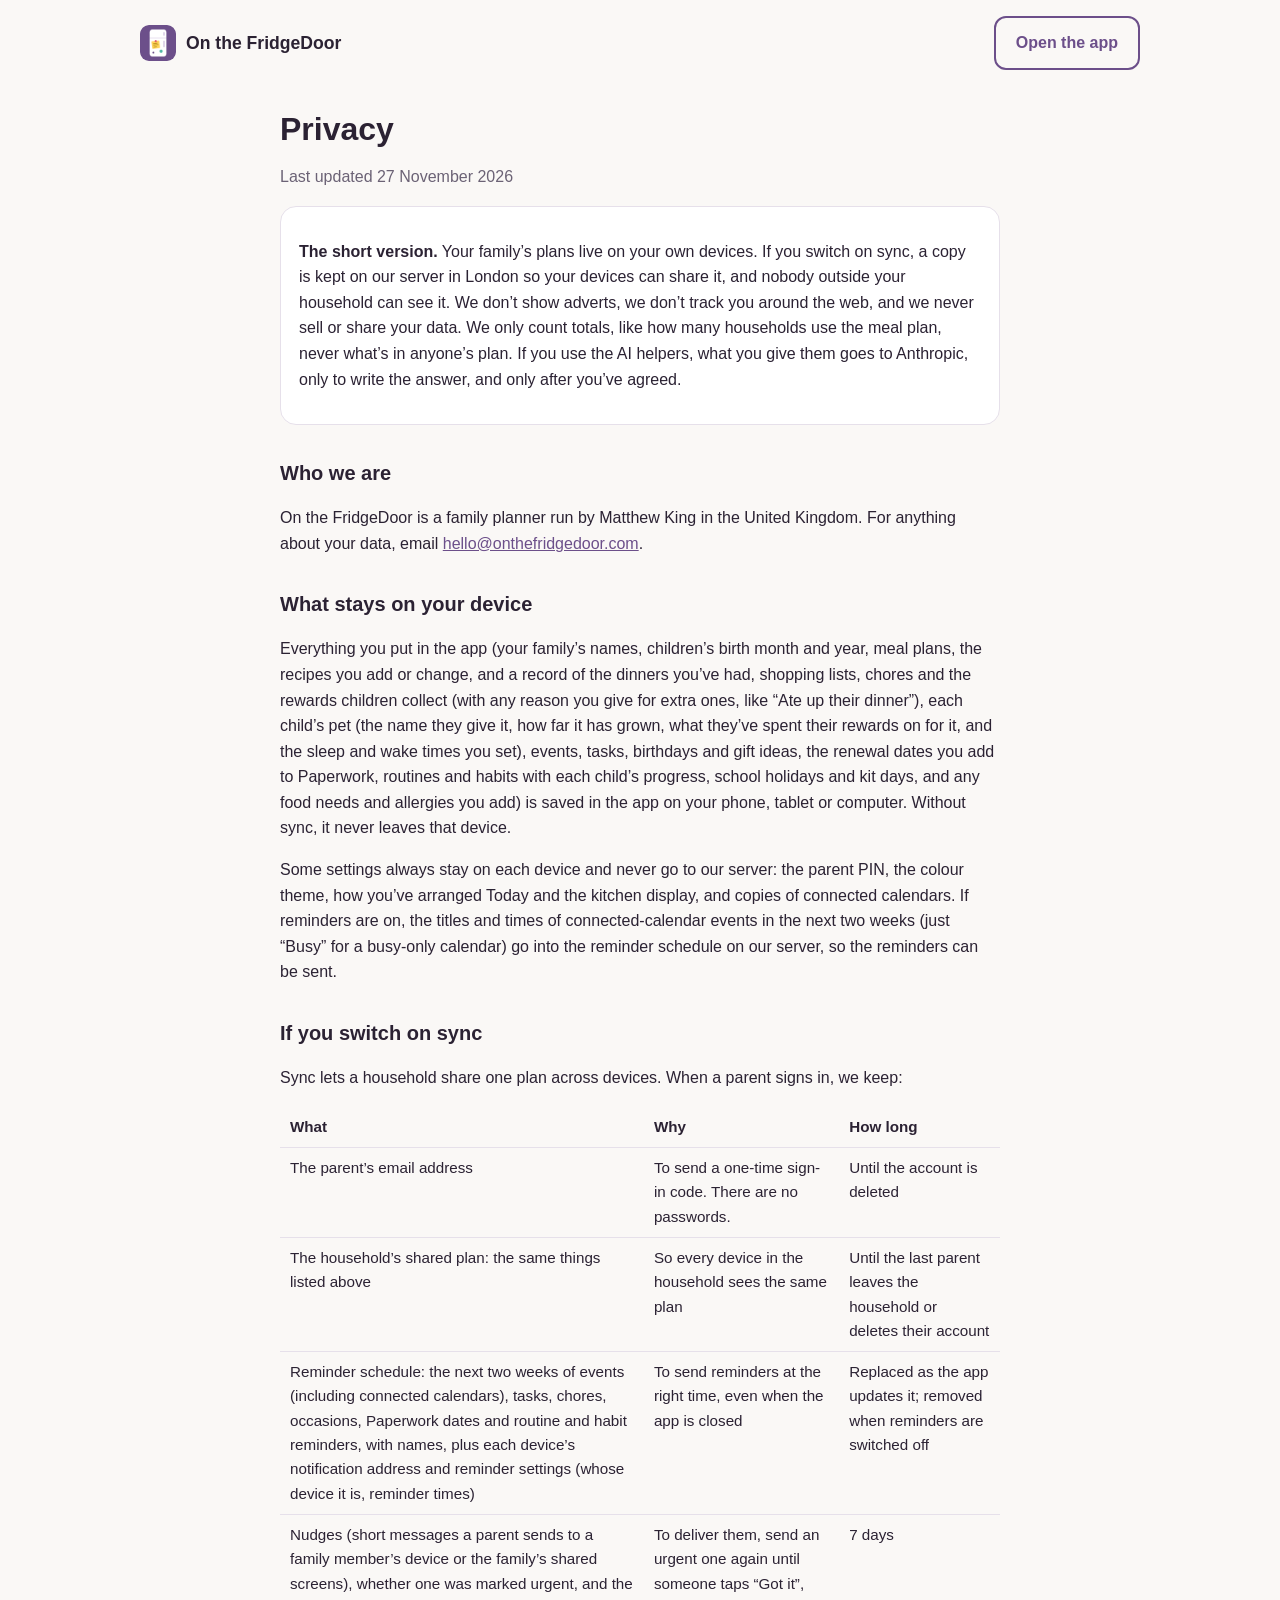
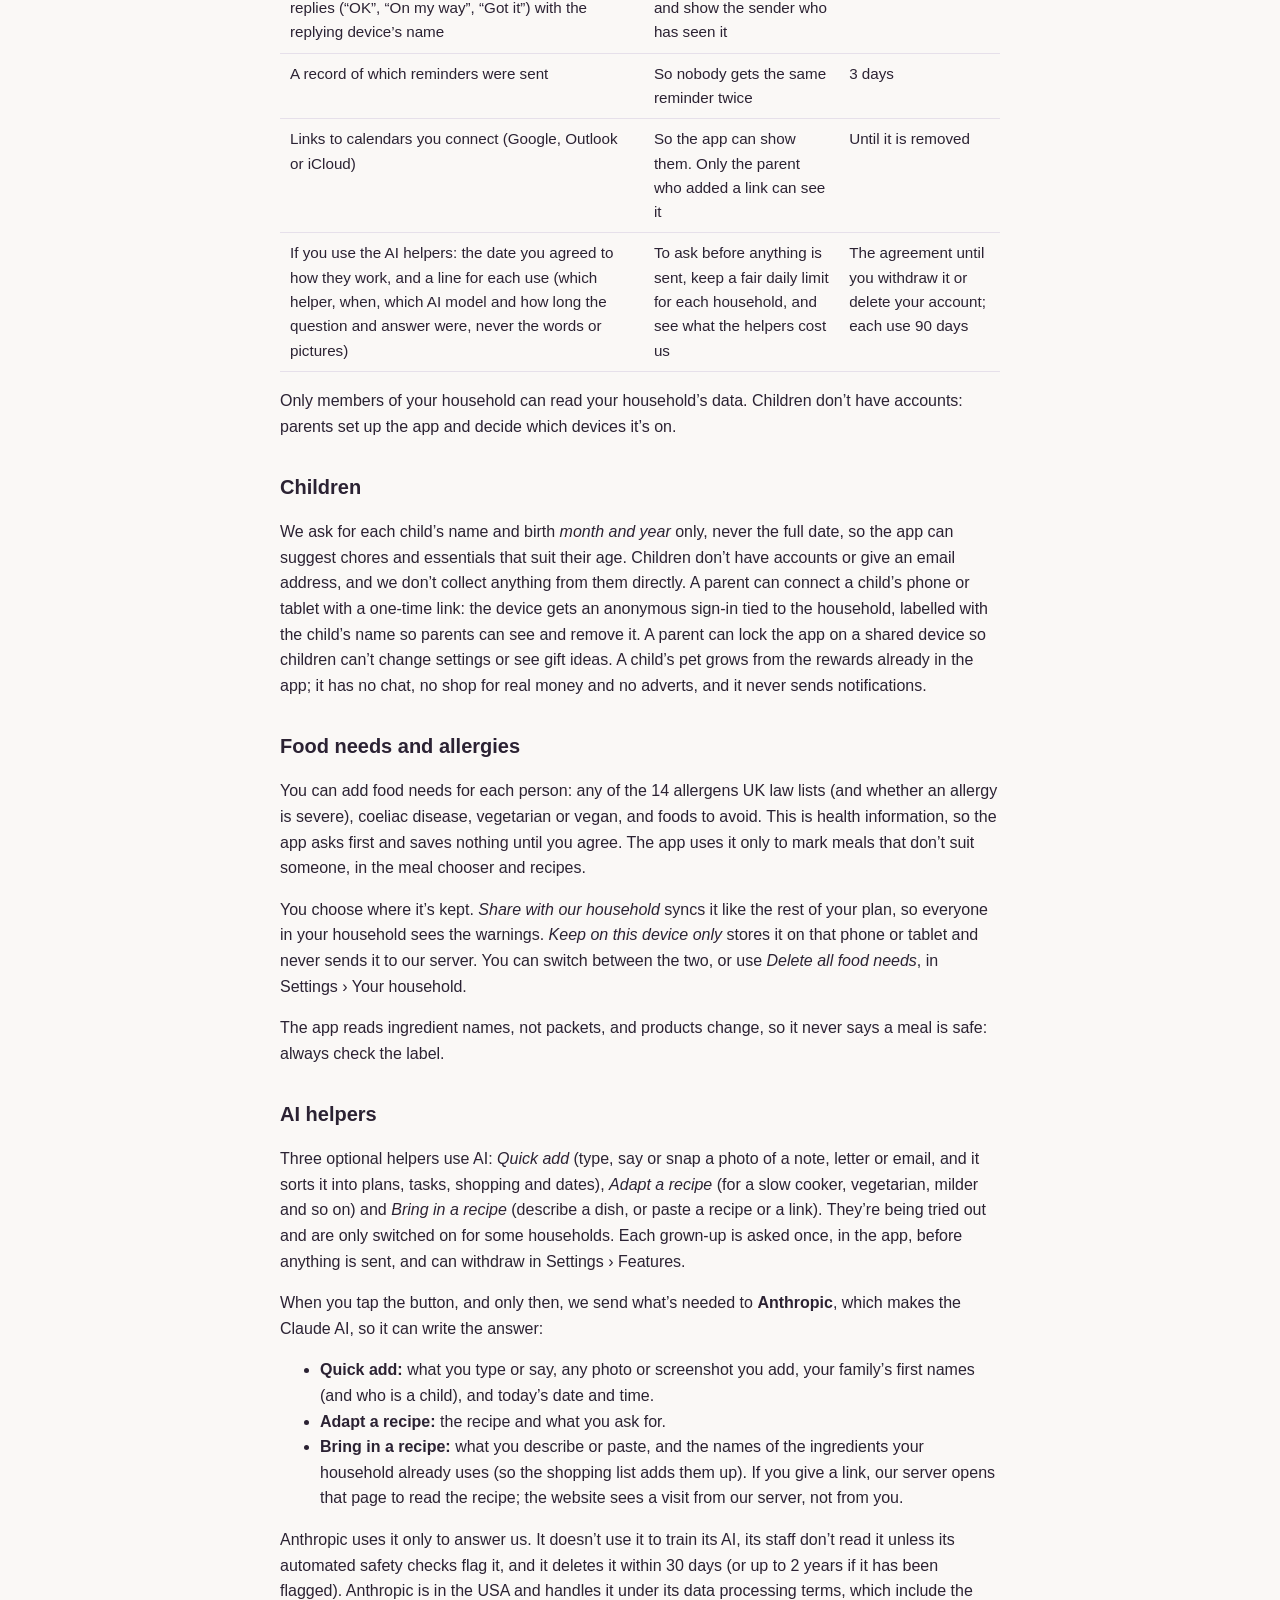
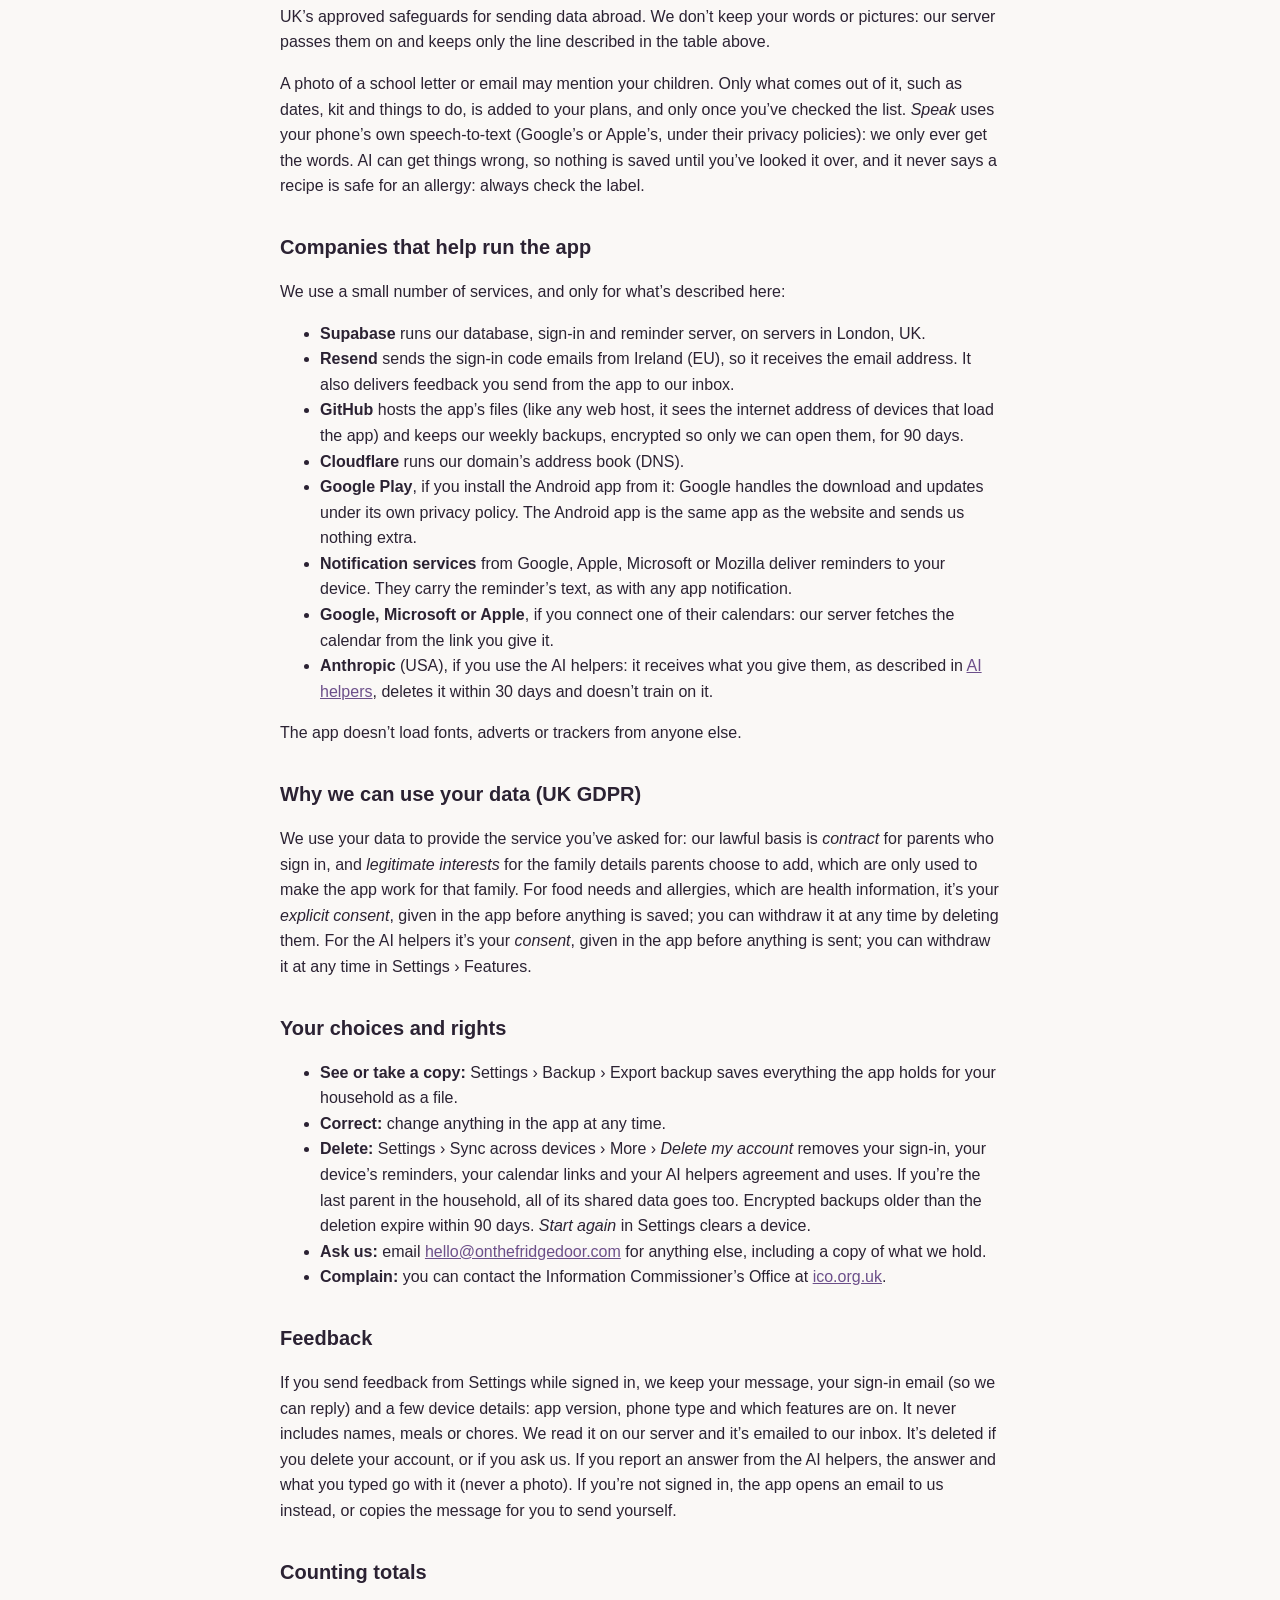
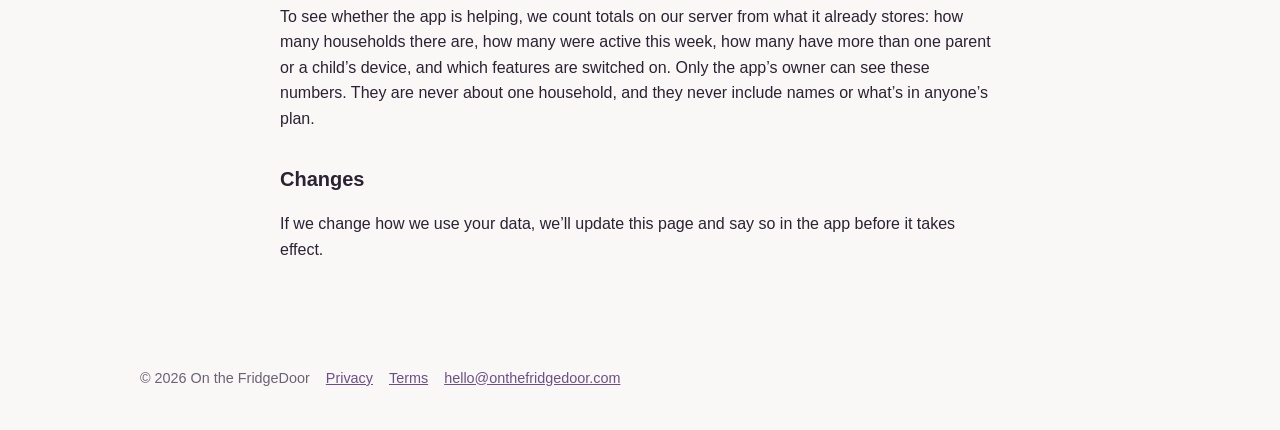
<file: privacy.html>
<!doctype html>
<html lang="en-GB">
<head>
<meta charset="utf-8">
<meta name="viewport" content="width=device-width, initial-scale=1">
<title>Privacy · On the FridgeDoor</title>
<link rel="stylesheet" href="site.css?v=91fa1b6a5f">
<link rel="icon" href="icon-192.png?v=d05837e90c">
</head>
<body>
<header class="top"><a class="brand" href="https://onthefridgedoor.com/"><img src="icon-192.png?v=d05837e90c" alt="">On the FridgeDoor</a><a class="btn ghost" href="https://app.onthefridgedoor.com/">Open the app</a></header>
<main class="wrap">
<h1>Privacy</h1>
<p class="muted">Last updated 27 November 2026</p>

<div class="card">
<p><strong>The short version.</strong> Your family’s plans live on your own devices. If you switch on sync, a copy is kept on our server in London so your devices can share it, and nobody outside your household can see it. We don’t show adverts, we don’t track you around the web, and we never sell or share your data. We only count totals, like how many households use the meal plan, never what’s in anyone’s plan. If you use the AI helpers, what you give them goes to Anthropic, only to write the answer, and only after you’ve agreed.</p>
</div>

<h2>Who we are</h2>
<p>On the FridgeDoor is a family planner run by Matthew King in the United Kingdom. For anything about your data, email <a href="mailto:hello@onthefridgedoor.com">hello@onthefridgedoor.com</a>.</p>

<h2>What stays on your device</h2>
<p>Everything you put in the app (your family’s names, children’s birth month and year, meal plans, the recipes you add or change, and a record of the dinners you’ve had, shopping lists, chores and the rewards children collect (with any reason you give for extra ones, like “Ate up their dinner”), each child’s pet (the name they give it, how far it has grown, what they’ve spent their rewards on for it, and the sleep and wake times you set), events, tasks, birthdays and gift ideas, the renewal dates you add to Paperwork, routines and habits with each child’s progress, school holidays and kit days, and any food needs and allergies you add) is saved in the app on your phone, tablet or computer. Without sync, it never leaves that device.</p>
<p>Some settings always stay on each device and never go to our server: the parent PIN, the colour theme, how you’ve arranged Today and the kitchen display, and copies of connected calendars. If reminders are on, the titles and times of connected-calendar events in the next two weeks (just “Busy” for a busy-only calendar) go into the reminder schedule on our server, so the reminders can be sent.</p>

<h2>If you switch on sync</h2>
<p>Sync lets a household share one plan across devices. When a parent signs in, we keep:</p>
<div class="tbl"><table>
<tr><th>What</th><th>Why</th><th>How long</th></tr>
<tr><td>The parent’s email address</td><td>To send a one-time sign-in code. There are no passwords.</td><td>Until the account is deleted</td></tr>
<tr><td>The household’s shared plan: the same things listed above</td><td>So every device in the household sees the same plan</td><td>Until the last parent leaves the household or deletes their account</td></tr>
<tr><td>Reminder schedule: the next two weeks of events (including connected calendars), tasks, chores, occasions, Paperwork dates and routine and habit reminders, with names, plus each device’s notification address and reminder settings (whose device it is, reminder times)</td><td>To send reminders at the right time, even when the app is closed</td><td>Replaced as the app updates it; removed when reminders are switched off</td></tr>
<tr><td>Nudges (short messages a parent sends to a family member’s device or the family’s shared screens), whether one was marked urgent, and the replies (“OK”, “On my way”, “Got it”) with the replying device’s name</td><td>To deliver them, send an urgent one again until someone taps “Got it”, and show the sender who has seen it</td><td>7 days</td></tr>
<tr><td>A record of which reminders were sent</td><td>So nobody gets the same reminder twice</td><td>3 days</td></tr>
<tr><td>Links to calendars you connect (Google, Outlook or iCloud)</td><td>So the app can show them. Only the parent who added a link can see it</td><td>Until it is removed</td></tr>
<tr><td>If you use the AI helpers: the date you agreed to how they work, and a line for each use (which helper, when, which AI model and how long the question and answer were, never the words or pictures)</td><td>To ask before anything is sent, keep a fair daily limit for each household, and see what the helpers cost us</td><td>The agreement until you withdraw it or delete your account; each use 90 days</td></tr>
</table></div>
<p>Only members of your household can read your household’s data. Children don’t have accounts: parents set up the app and decide which devices it’s on.</p>

<h2>Children</h2>
<p>We ask for each child’s name and birth <em>month and year</em> only, never the full date, so the app can suggest chores and essentials that suit their age. Children don’t have accounts or give an email address, and we don’t collect anything from them directly. A parent can connect a child’s phone or tablet with a one-time link: the device gets an anonymous sign-in tied to the household, labelled with the child’s name so parents can see and remove it. A parent can lock the app on a shared device so children can’t change settings or see gift ideas. A child’s pet grows from the rewards already in the app; it has no chat, no shop for real money and no adverts, and it never sends notifications.</p>

<h2>Food needs and allergies</h2>
<p>You can add food needs for each person: any of the 14 allergens UK law lists (and whether an allergy is severe), coeliac disease, vegetarian or vegan, and foods to avoid. This is health information, so the app asks first and saves nothing until you agree. The app uses it only to mark meals that don’t suit someone, in the meal chooser and recipes.</p>
<p>You choose where it’s kept. <em>Share with our household</em> syncs it like the rest of your plan, so everyone in your household sees the warnings. <em>Keep on this device only</em> stores it on that phone or tablet and never sends it to our server. You can switch between the two, or use <em>Delete all food needs</em>, in Settings › Your household.</p>
<p>The app reads ingredient names, not packets, and products change, so it never says a meal is safe: always check the label.</p>

<h2 id="ai">AI helpers</h2>
<p>Three optional helpers use AI: <em>Quick add</em> (type, say or snap a photo of a note, letter or email, and it sorts it into plans, tasks, shopping and dates), <em>Adapt a recipe</em> (for a slow cooker, vegetarian, milder and so on) and <em>Bring in a recipe</em> (describe a dish, or paste a recipe or a link). They’re being tried out and are only switched on for some households. Each grown-up is asked once, in the app, before anything is sent, and can withdraw in Settings › Features.</p>
<p>When you tap the button, and only then, we send what’s needed to <strong>Anthropic</strong>, which makes the Claude AI, so it can write the answer:</p>
<ul>
<li><strong>Quick add:</strong> what you type or say, any photo or screenshot you add, your family’s first names (and who is a child), and today’s date and time.</li>
<li><strong>Adapt a recipe:</strong> the recipe and what you ask for.</li>
<li><strong>Bring in a recipe:</strong> what you describe or paste, and the names of the ingredients your household already uses (so the shopping list adds them up). If you give a link, our server opens that page to read the recipe; the website sees a visit from our server, not from you.</li>
</ul>
<p>Anthropic uses it only to answer us. It doesn’t use it to train its AI, its staff don’t read it unless its automated safety checks flag it, and it deletes it within 30 days (or up to 2 years if it has been flagged). Anthropic is in the USA and handles it under its data processing terms, which include the UK’s approved safeguards for sending data abroad. We don’t keep your words or pictures: our server passes them on and keeps only the line described in the table above.</p>
<p>A photo of a school letter or email may mention your children. Only what comes out of it, such as dates, kit and things to do, is added to your plans, and only once you’ve checked the list. <em>Speak</em> uses your phone’s own speech-to-text (Google’s or Apple’s, under their privacy policies): we only ever get the words. AI can get things wrong, so nothing is saved until you’ve looked it over, and it never says a recipe is safe for an allergy: always check the label.</p>

<h2>Companies that help run the app</h2>
<p>We use a small number of services, and only for what’s described here:</p>
<ul>
<li><strong>Supabase</strong> runs our database, sign-in and reminder server, on servers in London, UK.</li>
<li><strong>Resend</strong> sends the sign-in code emails from Ireland (EU), so it receives the email address. It also delivers feedback you send from the app to our inbox.</li>
<li><strong>GitHub</strong> hosts the app’s files (like any web host, it sees the internet address of devices that load the app) and keeps our weekly backups, encrypted so only we can open them, for 90 days.</li>
<li><strong>Cloudflare</strong> runs our domain’s address book (DNS).</li>
<li><strong>Google Play</strong>, if you install the Android app from it: Google handles the download and updates under its own privacy policy. The Android app is the same app as the website and sends us nothing extra.</li>
<li><strong>Notification services</strong> from Google, Apple, Microsoft or Mozilla deliver reminders to your device. They carry the reminder’s text, as with any app notification.</li>
<li><strong>Google, Microsoft or Apple</strong>, if you connect one of their calendars: our server fetches the calendar from the link you give it.</li>
<li><strong>Anthropic</strong> (USA), if you use the AI helpers: it receives what you give them, as described in <a href="#ai">AI helpers</a>, deletes it within 30 days and doesn’t train on it.</li>
</ul>
<p>The app doesn’t load fonts, adverts or trackers from anyone else.</p>

<h2>Why we can use your data (UK GDPR)</h2>
<p>We use your data to provide the service you’ve asked for: our lawful basis is <em>contract</em> for parents who sign in, and <em>legitimate interests</em> for the family details parents choose to add, which are only used to make the app work for that family. For food needs and allergies, which are health information, it’s your <em>explicit consent</em>, given in the app before anything is saved; you can withdraw it at any time by deleting them. For the AI helpers it’s your <em>consent</em>, given in the app before anything is sent; you can withdraw it at any time in Settings › Features.</p>

<h2>Your choices and rights</h2>
<ul>
<li><strong>See or take a copy:</strong> Settings › Backup › Export backup saves everything the app holds for your household as a file.</li>
<li><strong>Correct:</strong> change anything in the app at any time.</li>
<li><strong>Delete:</strong> Settings › Sync across devices › More › <em>Delete my account</em> removes your sign-in, your device’s reminders, your calendar links and your AI helpers agreement and uses. If you’re the last parent in the household, all of its shared data goes too. Encrypted backups older than the deletion expire within 90 days. <em>Start again</em> in Settings clears a device.</li>
<li><strong>Ask us:</strong> email <a href="mailto:hello@onthefridgedoor.com">hello@onthefridgedoor.com</a> for anything else, including a copy of what we hold.</li>
<li><strong>Complain:</strong> you can contact the Information Commissioner’s Office at <a href="https://ico.org.uk/make-a-complaint/">ico.org.uk</a>.</li>
</ul>

<h2>Feedback</h2>
<p>If you send feedback from Settings while signed in, we keep your message, your sign-in email (so we can reply) and a few device details: app version, phone type and which features are on. It never includes names, meals or chores. We read it on our server and it’s emailed to our inbox. It’s deleted if you delete your account, or if you ask us. If you report an answer from the AI helpers, the answer and what you typed go with it (never a photo). If you’re not signed in, the app opens an email to us instead, or copies the message for you to send yourself.</p>

<h2>Counting totals</h2>
<p>To see whether the app is helping, we count totals on our server from what it already stores: how many households there are, how many were active this week, how many have more than one parent or a child’s device, and which features are switched on. Only the app’s owner can see these numbers. They are never about one household, and they never include names or what’s in anyone’s plan.</p>

<h2>Changes</h2>
<p>If we change how we use your data, we’ll update this page and say so in the app before it takes effect.</p>
</main>
<footer><span>© 2026 On the FridgeDoor</span><a href="privacy.html">Privacy</a><a href="terms.html">Terms</a><a href="mailto:hello@onthefridgedoor.com">hello@onthefridgedoor.com</a></footer>
</body>
</html>
</file>
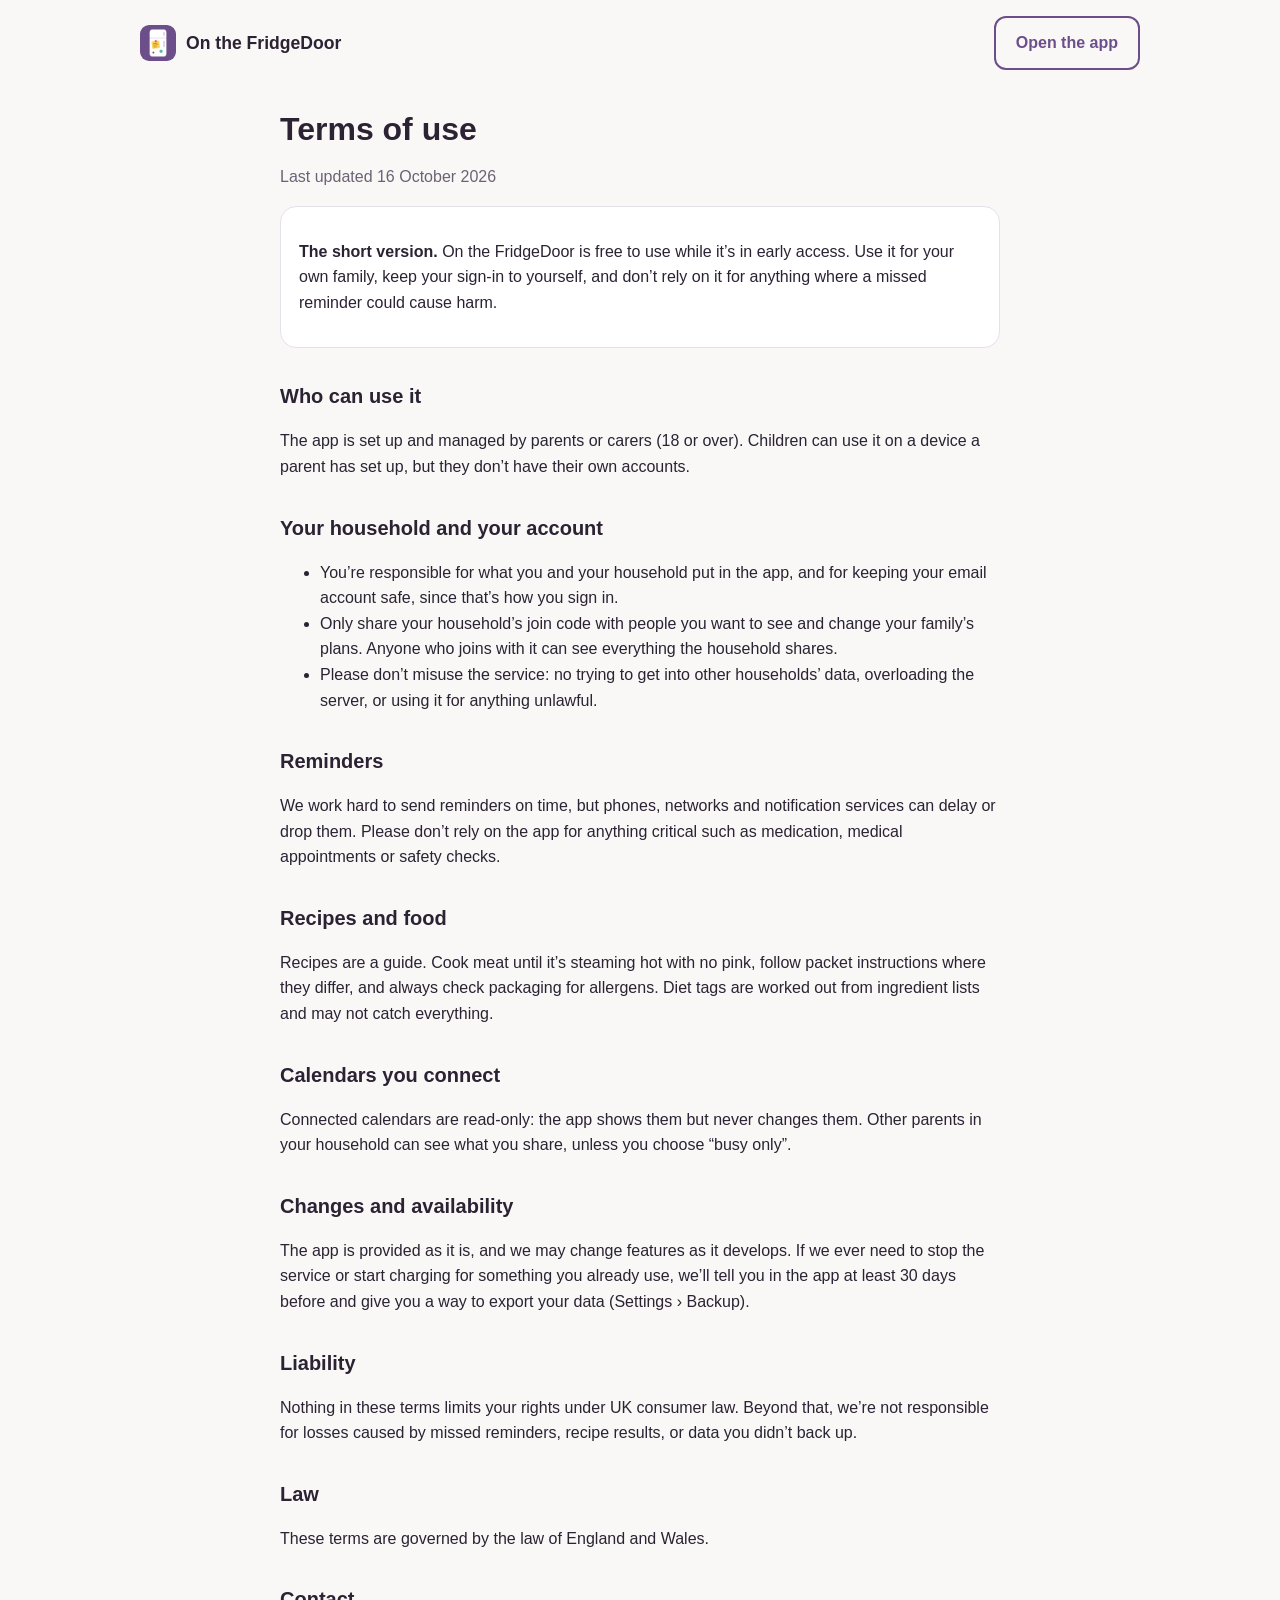
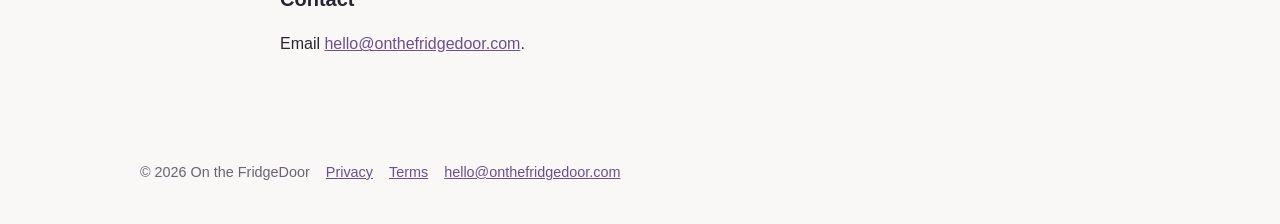
<file: terms.html>
<!doctype html>
<html lang="en-GB">
<head>
<meta charset="utf-8">
<meta name="viewport" content="width=device-width, initial-scale=1">
<title>Terms · On the FridgeDoor</title>
<link rel="stylesheet" href="site.css?v=91fa1b6a5f">
<link rel="icon" href="icon-192.png?v=d05837e90c">
</head>
<body>
<header class="top"><a class="brand" href="https://onthefridgedoor.com/"><img src="icon-192.png?v=d05837e90c" alt="">On the FridgeDoor</a><a class="btn ghost" href="https://app.onthefridgedoor.com/">Open the app</a></header>
<main class="wrap">
<h1>Terms of use</h1>
<p class="muted">Last updated 16 October 2026</p>

<div class="card"><p><strong>The short version.</strong> On the FridgeDoor is free to use while it’s in early access. Use it for your own family, keep your sign-in to yourself, and don’t rely on it for anything where a missed reminder could cause harm.</p></div>

<h2>Who can use it</h2>
<p>The app is set up and managed by parents or carers (18 or over). Children can use it on a device a parent has set up, but they don’t have their own accounts.</p>

<h2>Your household and your account</h2>
<ul>
<li>You’re responsible for what you and your household put in the app, and for keeping your email account safe, since that’s how you sign in.</li>
<li>Only share your household’s join code with people you want to see and change your family’s plans. Anyone who joins with it can see everything the household shares.</li>
<li>Please don’t misuse the service: no trying to get into other households’ data, overloading the server, or using it for anything unlawful.</li>
</ul>

<h2>Reminders</h2>
<p>We work hard to send reminders on time, but phones, networks and notification services can delay or drop them. Please don’t rely on the app for anything critical such as medication, medical appointments or safety checks.</p>

<h2>Recipes and food</h2>
<p>Recipes are a guide. Cook meat until it’s steaming hot with no pink, follow packet instructions where they differ, and always check packaging for allergens. Diet tags are worked out from ingredient lists and may not catch everything.</p>

<h2>Calendars you connect</h2>
<p>Connected calendars are read-only: the app shows them but never changes them. Other parents in your household can see what you share, unless you choose “busy only”.</p>

<h2>Changes and availability</h2>
<p>The app is provided as it is, and we may change features as it develops. If we ever need to stop the service or start charging for something you already use, we’ll tell you in the app at least 30 days before and give you a way to export your data (Settings › Backup).</p>

<h2>Liability</h2>
<p>Nothing in these terms limits your rights under UK consumer law. Beyond that, we’re not responsible for losses caused by missed reminders, recipe results, or data you didn’t back up.</p>

<h2>Law</h2>
<p>These terms are governed by the law of England and Wales.</p>

<h2>Contact</h2>
<p>Email <a href="mailto:hello@onthefridgedoor.com">hello@onthefridgedoor.com</a>.</p>
</main>
<footer><span>© 2026 On the FridgeDoor</span><a href="privacy.html">Privacy</a><a href="terms.html">Terms</a><a href="mailto:hello@onthefridgedoor.com">hello@onthefridgedoor.com</a></footer>
</body>
</html>
</file>
<file: site.css>
/* On the FridgeDoor: landing, privacy and terms pages */
:root{ --ink:#2b2233; --muted:#6b6275; --accent:#6C4F8A; --accent-soft:#f3eef8; --bg:#FAF8F6; --card:#fff; --line:#e6e0ea; color-scheme:light; }
@media (prefers-color-scheme: dark){ :root{ --ink:#efe9f4; --muted:#b8afc2; --accent:#b99ad8; --accent-soft:#2c2436; --bg:#17131b; --card:#211b27; --line:#3a3142; color-scheme:dark; } }
*{ box-sizing:border-box; }
body{ margin:0; background:var(--bg); color:var(--ink); font:16px/1.6 -apple-system, "Segoe UI", Roboto, Helvetica, Arial, sans-serif; }
a{ color:var(--accent); }
.wrap{ max-width:760px; margin:0 auto; padding:24px 20px 64px; }
header.top{ display:flex; align-items:center; justify-content:space-between; gap:12px; flex-wrap:wrap; padding:16px 20px; max-width:1040px; margin:0 auto; }
.brand{ display:flex; align-items:center; gap:10px; font-weight:800; font-size:1.1rem; color:var(--ink); text-decoration:none; }
.brand img{ width:36px; height:36px; border-radius:9px; }
.btn{ display:inline-block; background:var(--accent); color:#fff; text-decoration:none; font-weight:700; padding:12px 20px; border-radius:12px; }
@media (prefers-color-scheme: dark){ .btn{ color:#17131b; } }
.btn.ghost{ background:transparent; color:var(--accent); border:2px solid var(--accent); }
h1{ font-size:2rem; line-height:1.2; margin:0 0 12px; }
h2{ font-size:1.25rem; margin:32px 0 8px; }
h3{ font-size:1.05rem; margin:20px 0 6px; }
.muted{ color:var(--muted); }
.card{ background:var(--card); border:1px solid var(--line); border-radius:16px; padding:16px 18px; }
table{ border-collapse:collapse; width:100%; }
.tbl{ overflow-x:auto; }
th, td{ text-align:left; vertical-align:top; padding:8px 10px; border-bottom:1px solid var(--line); font-size:0.95rem; }
th{ font-weight:700; }
footer{ max-width:1040px; margin:0 auto; padding:24px 20px 40px; color:var(--muted); font-size:0.9rem; display:flex; gap:16px; flex-wrap:wrap; }

/* landing */
.hero{ max-width:1040px; margin:0 auto; padding:24px 20px 8px; display:grid; grid-template-columns:1.1fr 0.9fr; gap:32px; align-items:center; }
.hero p.lead{ font-size:1.15rem; color:var(--muted); margin:0 0 20px; }
.hero .shots{ display:flex; gap:12px; justify-content:center; }
.hero .shots img{ width:48%; max-width:240px; height:auto; border-radius:22px; border:1px solid var(--line); box-shadow:0 10px 30px rgba(40,20,60,.15); }
.cta{ display:flex; gap:10px; flex-wrap:wrap; }
.features{ max-width:1040px; margin:0 auto; padding:24px 20px; display:grid; grid-template-columns:repeat(auto-fit, minmax(220px, 1fr)); gap:14px; }
.features .card h3{ margin-top:0; }
.features .ico{ font-size:28px; }
.promise{ max-width:1040px; margin:0 auto; padding:0 20px; }
@media (max-width:760px){ .hero{ grid-template-columns:1fr; } h1{ font-size:1.7rem; } }
/* "Sound familiar?" and closing call to action */
.familiar{ max-width:760px; margin:0 auto; padding:24px 20px 8px; }
.familiar h2{ margin:0 0 10px; }
.familiar ul{ list-style:none; padding:0; margin:0 0 12px; display:grid; gap:10px; }
.familiar li{ background:var(--card); border:1px solid var(--line); border-left:4px solid var(--accent); border-radius:12px; padding:12px 14px; }
.features-h{ grid-column:1 / -1; margin:8px 0 0; }
.closing{ max-width:760px; margin:0 auto; padding:32px 20px 8px; text-align:center; }
.closing h2{ font-size:1.6rem; margin:0 0 6px; }
.closing .btn{ margin-top:8px; }
</file>
